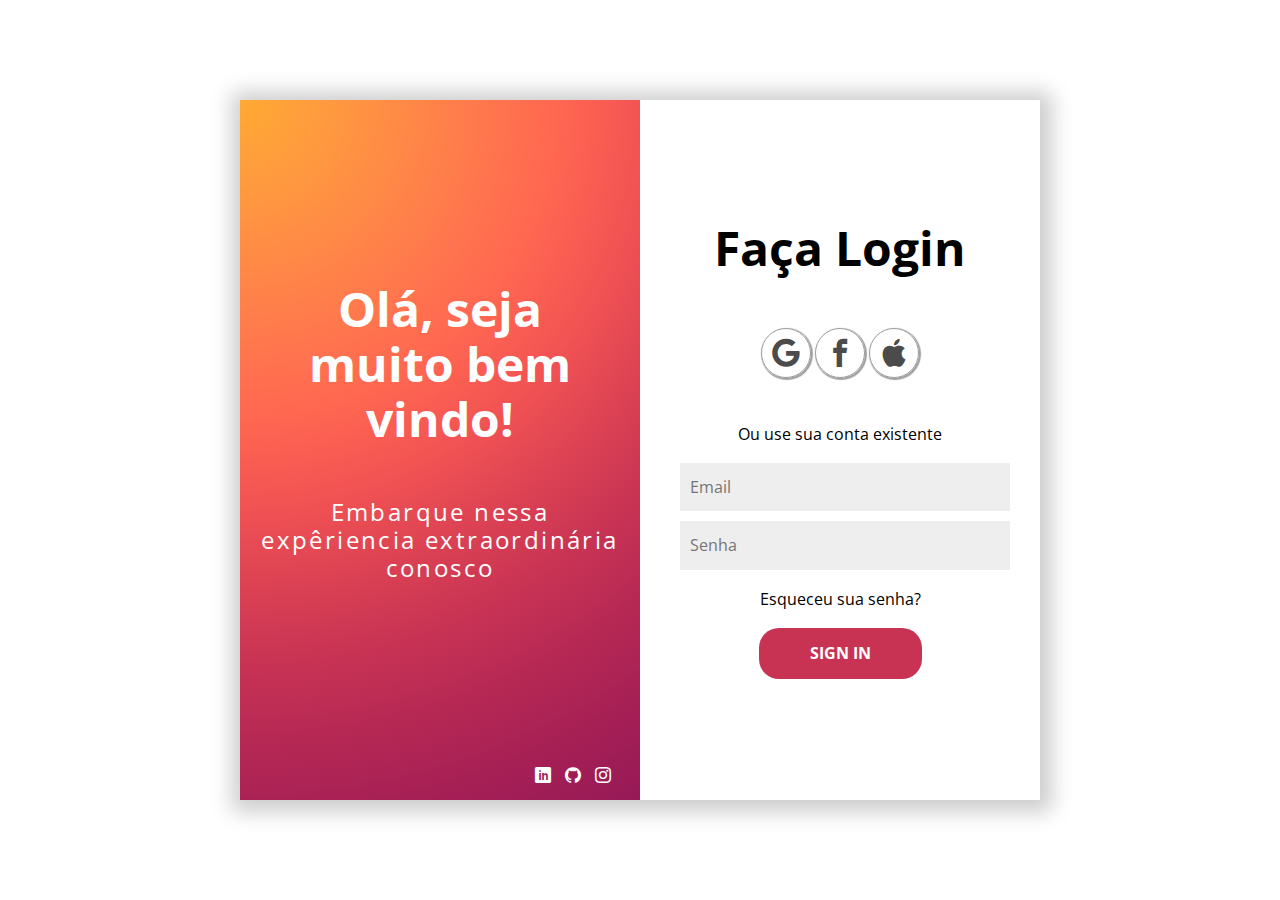
<file: index.html>
<!doctype html>
<!-- doctype informa ao agente de usuario a versão do html que deve ser renderizada-->
<html lang="pt-br">
    <head>
        <title> Projeto</title>
        <meta charset="utf-8">
        <meta name="author" content="Tarso">
        <meta name="description" content="descrição bacanuda">
        <meta name="keywords" content="html5, tecnologia">
        <link rel="stylesheet" href="https://cdnjs.cloudflare.com/ajax/libs/font-awesome/6.3.0/css/all.min.css">

        <link rel="preconnect" href="https://fonts.googleapis.com">
        <link rel="preconnect" href="https://fonts.gstatic.com" crossorigin>
        <link href="https://fonts.googleapis.com/css2?family=Open+Sans:wght@300&display=swap" rel="stylesheet">

        <link rel="stylesheet" href="CSS/main.css" rel="stylesheet">
        <link rel="stylesheet" href="CSS/normalize.css" rel="stylesheet">
        <link rel="stylesheet" href="Iconmoon/style.css" rel="stylesheet">

    </head>


    <section class="container">

        <div class="introdução">
            <h1 class="titulo">Olá, seja muito bem vindo!</h1>
            <h2 class="subtitulo">Embarque nessa expêriencia extraordinária conosco</h2>

            <nav class="contato">
                <ul>
                    <li> <a href="https://www.linkedin.com/in/tarso-brietzke-iracet-5556b5262/" target="_blank" class="icon-linkedin"></a> </li>
                    <li> <a href="https://github.com/TarsoBri" target="_blank" class="icon-github"></a></li>
                    <li> <a href="https://www.instagram.com/tarso_bri/" target="_blank " class="icon-instagram"></a> </li>
                </ul>
            </nav>

        </div>


        <div class="login">
            
            <h3 class="titulo">Faça Login</h3>
            
            <nav class="redes">
                <ul>
                    <li> <a href="#"  class="icon-google"></a> </li>
                    <li> <a href="#"  class="icon-facebook"></a></li>
                    <li> <a href="#" class="icon-appleinc"></a> </li>
                </ul>
            </nav>
                
            <p class="paragrafo">Ou use sua conta existente</p>

            <div class="formulario">

                <form action="#" method="POST">
                    
                    <input type="email" placeholder="Email" name="email" id="email">
                
                    <input type="password" placeholder="Senha" name="senha" id="senha">
                    
                    <a href="#">Esqueceu sua senha?</a>
                    
                    <button>Sign In</button>
                    
                </form>
                
            </div>

        </div>
    </section>

    </body>
</html>
</file>
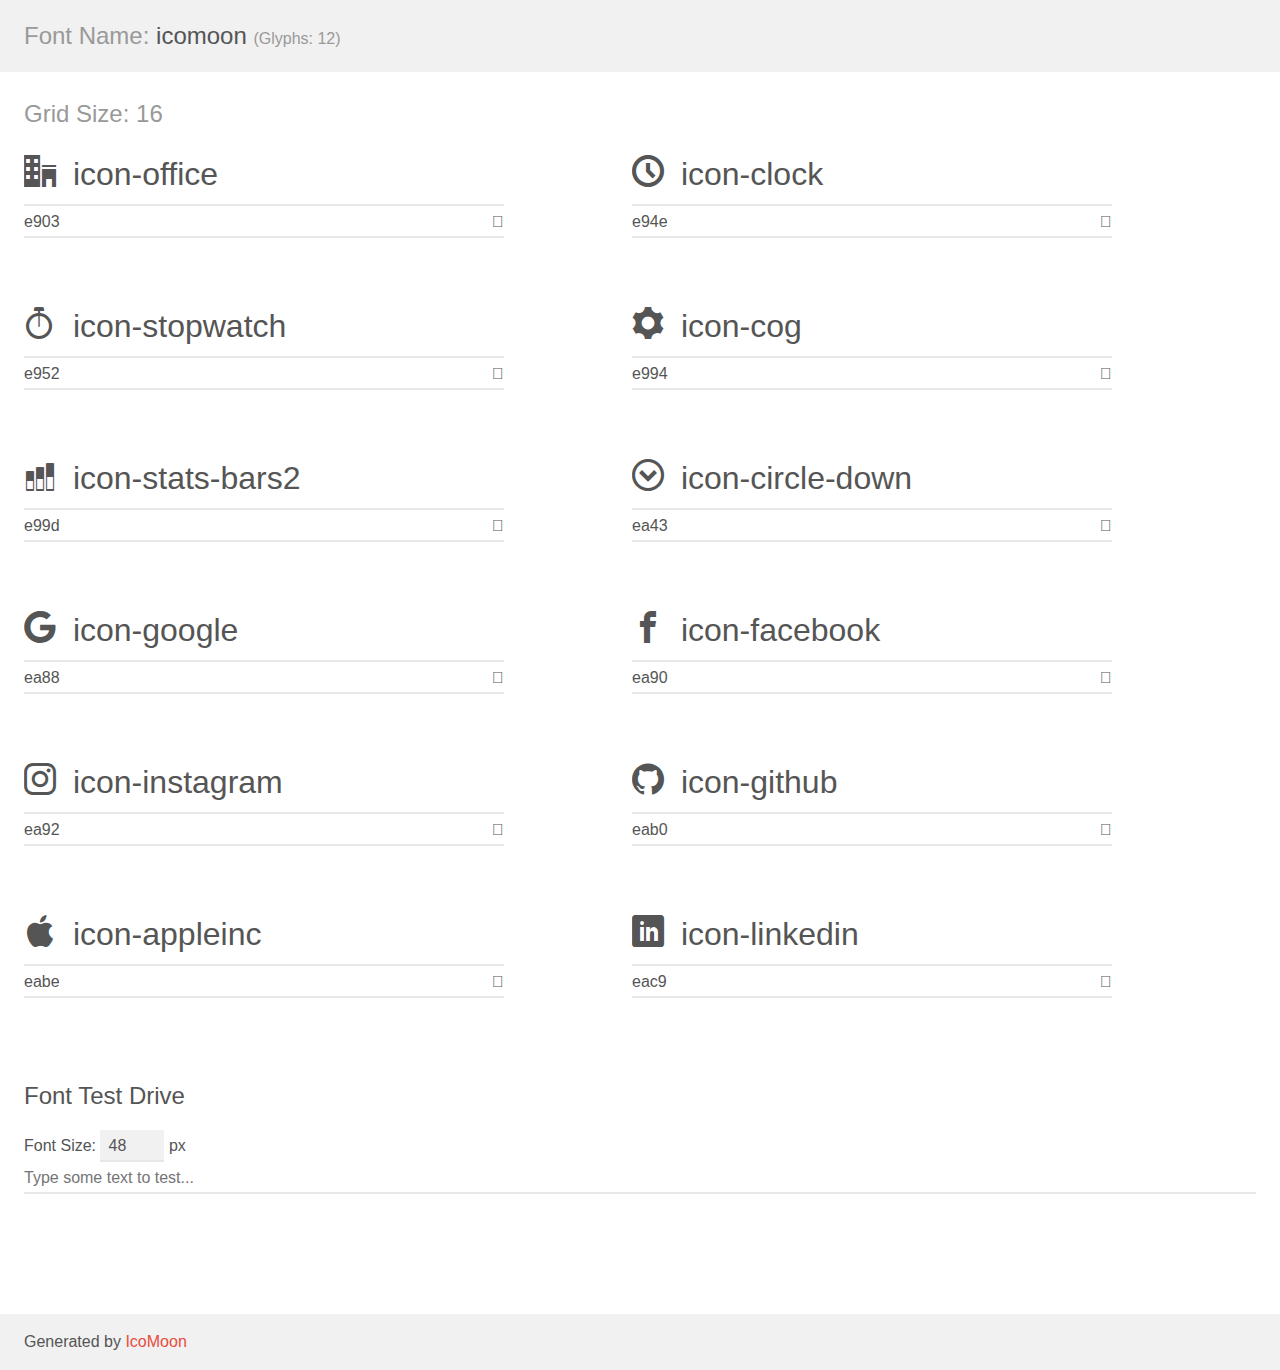
<file: Iconmoon/demo.html>
<!doctype html>
<html>
<head>
    <meta charset="utf-8">
    <title>IcoMoon Demo</title>
    <meta name="description" content="An Icon Font Generated By IcoMoon.io">
    <meta name="viewport" content="width=device-width, initial-scale=1">
    <link rel="stylesheet" href="demo-files/demo.css">
    <link rel="stylesheet" href="style.css"></head>
<body>
    <div class="bgc1 clearfix">
        <h1 class="mhmm mvm"><span class="fgc1">Font Name:</span> icomoon <small class="fgc1">(Glyphs:&nbsp;12)</small></h1>
    </div>
    <div class="clearfix mhl ptl">
        <h1 class="mvm mtn fgc1">Grid Size: 16</h1>
        <div class="glyph fs1">
            <div class="clearfix bshadow0 pbs">
                <span class="icon-office"></span>
                <span class="mls"> icon-office</span>
            </div>
            <fieldset class="fs0 size1of1 clearfix hidden-false">
                <input type="text" readonly value="e903" class="unit size1of2" />
                <input type="text" maxlength="1" readonly value="&#xe903;" class="unitRight size1of2 talign-right" />
            </fieldset>
            <div class="fs0 bshadow0 clearfix hidden-true">
                <span class="unit pvs fgc1">liga: </span>
                <input type="text" readonly value="office, buildings" class="liga unitRight" />
            </div>
        </div>
        <div class="glyph fs1">
            <div class="clearfix bshadow0 pbs">
                <span class="icon-clock"></span>
                <span class="mls"> icon-clock</span>
            </div>
            <fieldset class="fs0 size1of1 clearfix hidden-false">
                <input type="text" readonly value="e94e" class="unit size1of2" />
                <input type="text" maxlength="1" readonly value="&#xe94e;" class="unitRight size1of2 talign-right" />
            </fieldset>
            <div class="fs0 bshadow0 clearfix hidden-true">
                <span class="unit pvs fgc1">liga: </span>
                <input type="text" readonly value="clock, time2" class="liga unitRight" />
            </div>
        </div>
        <div class="glyph fs1">
            <div class="clearfix bshadow0 pbs">
                <span class="icon-stopwatch"></span>
                <span class="mls"> icon-stopwatch</span>
            </div>
            <fieldset class="fs0 size1of1 clearfix hidden-false">
                <input type="text" readonly value="e952" class="unit size1of2" />
                <input type="text" maxlength="1" readonly value="&#xe952;" class="unitRight size1of2 talign-right" />
            </fieldset>
            <div class="fs0 bshadow0 clearfix hidden-true">
                <span class="unit pvs fgc1">liga: </span>
                <input type="text" readonly value="stopwatch, time5" class="liga unitRight" />
            </div>
        </div>
        <div class="glyph fs1">
            <div class="clearfix bshadow0 pbs">
                <span class="icon-cog"></span>
                <span class="mls"> icon-cog</span>
            </div>
            <fieldset class="fs0 size1of1 clearfix hidden-false">
                <input type="text" readonly value="e994" class="unit size1of2" />
                <input type="text" maxlength="1" readonly value="&#xe994;" class="unitRight size1of2 talign-right" />
            </fieldset>
            <div class="fs0 bshadow0 clearfix hidden-true">
                <span class="unit pvs fgc1">liga: </span>
                <input type="text" readonly value="cog, gear" class="liga unitRight" />
            </div>
        </div>
        <div class="glyph fs1">
            <div class="clearfix bshadow0 pbs">
                <span class="icon-stats-bars2"></span>
                <span class="mls"> icon-stats-bars2</span>
            </div>
            <fieldset class="fs0 size1of1 clearfix hidden-false">
                <input type="text" readonly value="e99d" class="unit size1of2" />
                <input type="text" maxlength="1" readonly value="&#xe99d;" class="unitRight size1of2 talign-right" />
            </fieldset>
            <div class="fs0 bshadow0 clearfix hidden-true">
                <span class="unit pvs fgc1">liga: </span>
                <input type="text" readonly value="stats-bars2, stats4" class="liga unitRight" />
            </div>
        </div>
        <div class="glyph fs1">
            <div class="clearfix bshadow0 pbs">
                <span class="icon-circle-down"></span>
                <span class="mls"> icon-circle-down</span>
            </div>
            <fieldset class="fs0 size1of1 clearfix hidden-false">
                <input type="text" readonly value="ea43" class="unit size1of2" />
                <input type="text" maxlength="1" readonly value="&#xea43;" class="unitRight size1of2 talign-right" />
            </fieldset>
            <div class="fs0 bshadow0 clearfix hidden-true">
                <span class="unit pvs fgc1">liga: </span>
                <input type="text" readonly value="circle-down, down3" class="liga unitRight" />
            </div>
        </div>
        <div class="glyph fs1">
            <div class="clearfix bshadow0 pbs">
                <span class="icon-google"></span>
                <span class="mls"> icon-google</span>
            </div>
            <fieldset class="fs0 size1of1 clearfix hidden-false">
                <input type="text" readonly value="ea88" class="unit size1of2" />
                <input type="text" maxlength="1" readonly value="&#xea88;" class="unitRight size1of2 talign-right" />
            </fieldset>
            <div class="fs0 bshadow0 clearfix hidden-true">
                <span class="unit pvs fgc1">liga: </span>
                <input type="text" readonly value="google, brand2" class="liga unitRight" />
            </div>
        </div>
        <div class="glyph fs1">
            <div class="clearfix bshadow0 pbs">
                <span class="icon-facebook"></span>
                <span class="mls"> icon-facebook</span>
            </div>
            <fieldset class="fs0 size1of1 clearfix hidden-false">
                <input type="text" readonly value="ea90" class="unit size1of2" />
                <input type="text" maxlength="1" readonly value="&#xea90;" class="unitRight size1of2 talign-right" />
            </fieldset>
            <div class="fs0 bshadow0 clearfix hidden-true">
                <span class="unit pvs fgc1">liga: </span>
                <input type="text" readonly value="facebook, brand10" class="liga unitRight" />
            </div>
        </div>
        <div class="glyph fs1">
            <div class="clearfix bshadow0 pbs">
                <span class="icon-instagram"></span>
                <span class="mls"> icon-instagram</span>
            </div>
            <fieldset class="fs0 size1of1 clearfix hidden-false">
                <input type="text" readonly value="ea92" class="unit size1of2" />
                <input type="text" maxlength="1" readonly value="&#xea92;" class="unitRight size1of2 talign-right" />
            </fieldset>
            <div class="fs0 bshadow0 clearfix hidden-true">
                <span class="unit pvs fgc1">liga: </span>
                <input type="text" readonly value="instagram, brand12" class="liga unitRight" />
            </div>
        </div>
        <div class="glyph fs1">
            <div class="clearfix bshadow0 pbs">
                <span class="icon-github"></span>
                <span class="mls"> icon-github</span>
            </div>
            <fieldset class="fs0 size1of1 clearfix hidden-false">
                <input type="text" readonly value="eab0" class="unit size1of2" />
                <input type="text" maxlength="1" readonly value="&#xeab0;" class="unitRight size1of2 talign-right" />
            </fieldset>
            <div class="fs0 bshadow0 clearfix hidden-true">
                <span class="unit pvs fgc1">liga: </span>
                <input type="text" readonly value="github, brand40" class="liga unitRight" />
            </div>
        </div>
        <div class="glyph fs1">
            <div class="clearfix bshadow0 pbs">
                <span class="icon-appleinc"></span>
                <span class="mls"> icon-appleinc</span>
            </div>
            <fieldset class="fs0 size1of1 clearfix hidden-false">
                <input type="text" readonly value="eabe" class="unit size1of2" />
                <input type="text" maxlength="1" readonly value="&#xeabe;" class="unitRight size1of2 talign-right" />
            </fieldset>
            <div class="fs0 bshadow0 clearfix hidden-true">
                <span class="unit pvs fgc1">liga: </span>
                <input type="text" readonly value="apple, brand53" class="liga unitRight" />
            </div>
        </div>
        <div class="glyph fs1">
            <div class="clearfix bshadow0 pbs">
                <span class="icon-linkedin"></span>
                <span class="mls"> icon-linkedin</span>
            </div>
            <fieldset class="fs0 size1of1 clearfix hidden-false">
                <input type="text" readonly value="eac9" class="unit size1of2" />
                <input type="text" maxlength="1" readonly value="&#xeac9;" class="unitRight size1of2 talign-right" />
            </fieldset>
            <div class="fs0 bshadow0 clearfix hidden-true">
                <span class="unit pvs fgc1">liga: </span>
                <input type="text" readonly value="linkedin, brand64" class="liga unitRight" />
            </div>
        </div>
    </div>

    <!--[if gt IE 8]><!-->
    <div class="mhl clearfix mbl">
        <h1>Font Test Drive</h1>
        <label>
            Font Size: <input id="fontSize" type="number" class="textbox0 mbm"
            min="8" value="48" />
            px
        </label>
        <input id="testText" type="text" class="phl size1of1 mvl"
        placeholder="Type some text to test..." value=""/>
        <div id="testDrive" class="icon-" style="font-family: icomoon">&nbsp;
        </div>
    </div>
    <!--<![endif]-->
    <div class="bgc1 clearfix">
        <p class="mhl">Generated by <a href="https://icomoon.io/app">IcoMoon</a></p>
    </div>

    <script src="demo-files/demo.js"></script>
</body>
</html>
</file>
<file: CSS/main.css>
body{
    font-family: 'Open sans', sans-serif;
    font-size: 16px;
}

.container{
    display: flex;
    height: 700px;
    width: 800px;
    margin: 100px auto;
    box-shadow: 2px 2px 20px 10px rgba(0, 0, 0, 0.2);
}

.introdução{
    background-image: radial-gradient(circle at 0% 0%, #ffaa33 0, #ff9b3e 10%, #ff8a46 20%, #ff784d 30%, #ff6651 40%, #f25353 50%, #dc4253 60%, #c83354 70%, #b52854 80%, #a51f55 90%, #961a57 100%);    color: white;
    padding: 20px;
    width: 50%;
    display: flex;
    flex-wrap: wrap;
    align-content: center;
    text-align: center;
}

.login{
    background-color: rgb(255, 255, 255);
    padding: 20px;
    width: 50%;
    display: flex;
    flex-direction: column;
    align-items: center;
    text-align: center;
}

.introdução .titulo{
    font-size: 3em;
}

.subtitulo{
    font-weight: normal;
    letter-spacing: 0.1em;
}


.contato li{
    display: inline-block;
    position: relative;
    top: 150px;
    left: 230px;
}
.contato a{
    text-decoration: none;
    color: rgb(255, 255, 255);
    font-size: 1em;
    padding: 5px;
}
.contato a:hover{
    color: #ccc;
}




.login .titulo{
    font-size: 3em;
    margin-top: 100px;
}


.redes{
    text-align: center;
    
    
}

.redes ul{
    padding: 0;
}

.redes li{
    display: inline-block;
    list-style: none;
}

.redes a{
    text-decoration: none;
    color: rgb(75, 75, 75);
    font-size: 1.75em;
    border: 1px solid rgb(156, 156, 156);
    padding: 10px;
    border-radius: 50%;  
    box-shadow: 1px 1px 1px 1px rgba(0, 0, 0, 0.377);
}
.redes a:hover{
    transition: all .1s;
    background-image: radial-gradient(circle at 0% 0%, #ffaa33 0, #ff9b3e 10%, #ff8a46 20%, #ff784d 30%, #ff6651 40%, #f25353 50%, #dc4253 60%, #c83354 70%, #b52854 80%, #a51f55 90%, #961a57 100%);    color: white;
    border: transparent 1px solid;
    box-shadow: 1px 1px 1px 1px transparent;
}


.paragrafo{
    margin: 40px 0 0 ;
    text-align: center;
}


.formulario{
    text-align: center;
    padding: 20px;
}

input {
	background-color: #eee;
	border: none;
	padding: 15px 0px 15px 10px;
	margin: 8px 0;
    width: 100%;
}
#senha{
    margin-top: 10px;
}

form a{
    text-decoration: none;
    color: rgb(0, 0, 0);
    display: inline-block;
    margin-top: 20px;
}
form a:hover{
    transition: all .2s;
    color: #ff0037;
}

form button{
    text-transform:  uppercase;
    display: block;
    font-size: 1em;
    font-weight: bolder;
    margin: 20px auto;
    text-decoration: none;
    background-color: #c83354;
    color: white;
    padding: 15px 50px;
    border-radius: 20px;
    border: 1px solid transparent;
}
form button:hover{
    background-color: #a51f55;
}
</file>
<file: Iconmoon/style.css>
@font-face {
  font-family: 'icomoon';
  src:  url('fonts/icomoon.eot?2fmnal');
  src:  url('fonts/icomoon.eot?2fmnal#iefix') format('embedded-opentype'),
    url('fonts/icomoon.ttf?2fmnal') format('truetype'),
    url('fonts/icomoon.woff?2fmnal') format('woff'),
    url('fonts/icomoon.svg?2fmnal#icomoon') format('svg');
  font-weight: normal;
  font-style: normal;
  font-display: block;
}

[class^="icon-"], [class*=" icon-"] {
  /* use !important to prevent issues with browser extensions that change fonts */
  font-family: 'icomoon' !important;
  speak: never;
  font-style: normal;
  font-weight: normal;
  font-variant: normal;
  text-transform: none;
  line-height: 1;

  /* Better Font Rendering =========== */
  -webkit-font-smoothing: antialiased;
  -moz-osx-font-smoothing: grayscale;
}

.icon-office:before {
  content: "\e903";
}
.icon-clock:before {
  content: "\e94e";
}
.icon-stopwatch:before {
  content: "\e952";
}
.icon-cog:before {
  content: "\e994";
}
.icon-stats-bars2:before {
  content: "\e99d";
}
.icon-circle-down:before {
  content: "\ea43";
}
.icon-google:before {
  content: "\ea88";
}
.icon-facebook:before {
  content: "\ea90";
}
.icon-instagram:before {
  content: "\ea92";
}
.icon-github:before {
  content: "\eab0";
}
.icon-appleinc:before {
  content: "\eabe";
}
.icon-linkedin:before {
  content: "\eac9";
}
</file>
<file: Iconmoon/demo-files/demo.css>
body {
  padding: 0;
  margin: 0;
  font-family: sans-serif;
  font-size: 1em;
  line-height: 1.5;
  color: #555;
  background: #fff;
}
h1 {
  font-size: 1.5em;
  font-weight: normal;
}
small {
  font-size: .66666667em;
}
a {
  color: #e74c3c;
  text-decoration: none;
}
a:hover, a:focus {
  box-shadow: 0 1px #e74c3c;
}
.bshadow0, input {
  box-shadow: inset 0 -2px #e7e7e7;
}
input:hover {
  box-shadow: inset 0 -2px #ccc;
}
input, fieldset {
  font-family: sans-serif;
  font-size: 1em;
  margin: 0;
  padding: 0;
  border: 0;
}
input {
  color: inherit;
  line-height: 1.5;
  height: 1.5em;
  padding: .25em 0;
}
input:focus {
  outline: none;
  box-shadow: inset 0 -2px #449fdb;
}
.glyph {
  font-size: 16px;
  width: 15em;
  padding-bottom: 1em;
  margin-right: 4em;
  margin-bottom: 1em;
  float: left;
  overflow: hidden;
}
.liga {
  width: 80%;
  width: calc(100% - 2.5em);
}
.talign-right {
  text-align: right;
}
.talign-center {
  text-align: center;
}
.bgc1 {
  background: #f1f1f1;
}
.fgc1 {
  color: #999;
}
.fgc0 {
  color: #000;
}
p {
  margin-top: 1em;
  margin-bottom: 1em;
}
.mvm {
  margin-top: .75em;
  margin-bottom: .75em;
}
.mtn {
  margin-top: 0;
}
.mtl, .mal {
  margin-top: 1.5em;
}
.mbl, .mal {
  margin-bottom: 1.5em;
}
.mal, .mhl {
  margin-left: 1.5em;
  margin-right: 1.5em;
}
.mhmm {
  margin-left: 1em;
  margin-right: 1em;
}
.mls {
  margin-left: .25em;
}
.ptl {
  padding-top: 1.5em;
}
.pbs, .pvs {
  padding-bottom: .25em;
}
.pvs, .pts {
  padding-top: .25em;
}
.unit {
  float: left;
}
.unitRight {
  float: right;
}
.size1of2 {
  width: 50%;
}
.size1of1 {
  width: 100%;
}
.clearfix:before, .clearfix:after {
  content: " ";
  display: table;
}
.clearfix:after {
  clear: both;
}
.hidden-true {
  display: none;
}
.textbox0 {
  width: 3em;
  background: #f1f1f1;
  padding: .25em .5em;
  line-height: 1.5;
  height: 1.5em;
}
#testDrive {
  display: block;
  padding-top: 24px;
  line-height: 1.5;
}
.fs0 {
  font-size: 16px;
}
.fs1 {
  font-size: 32px;
}
</file>
